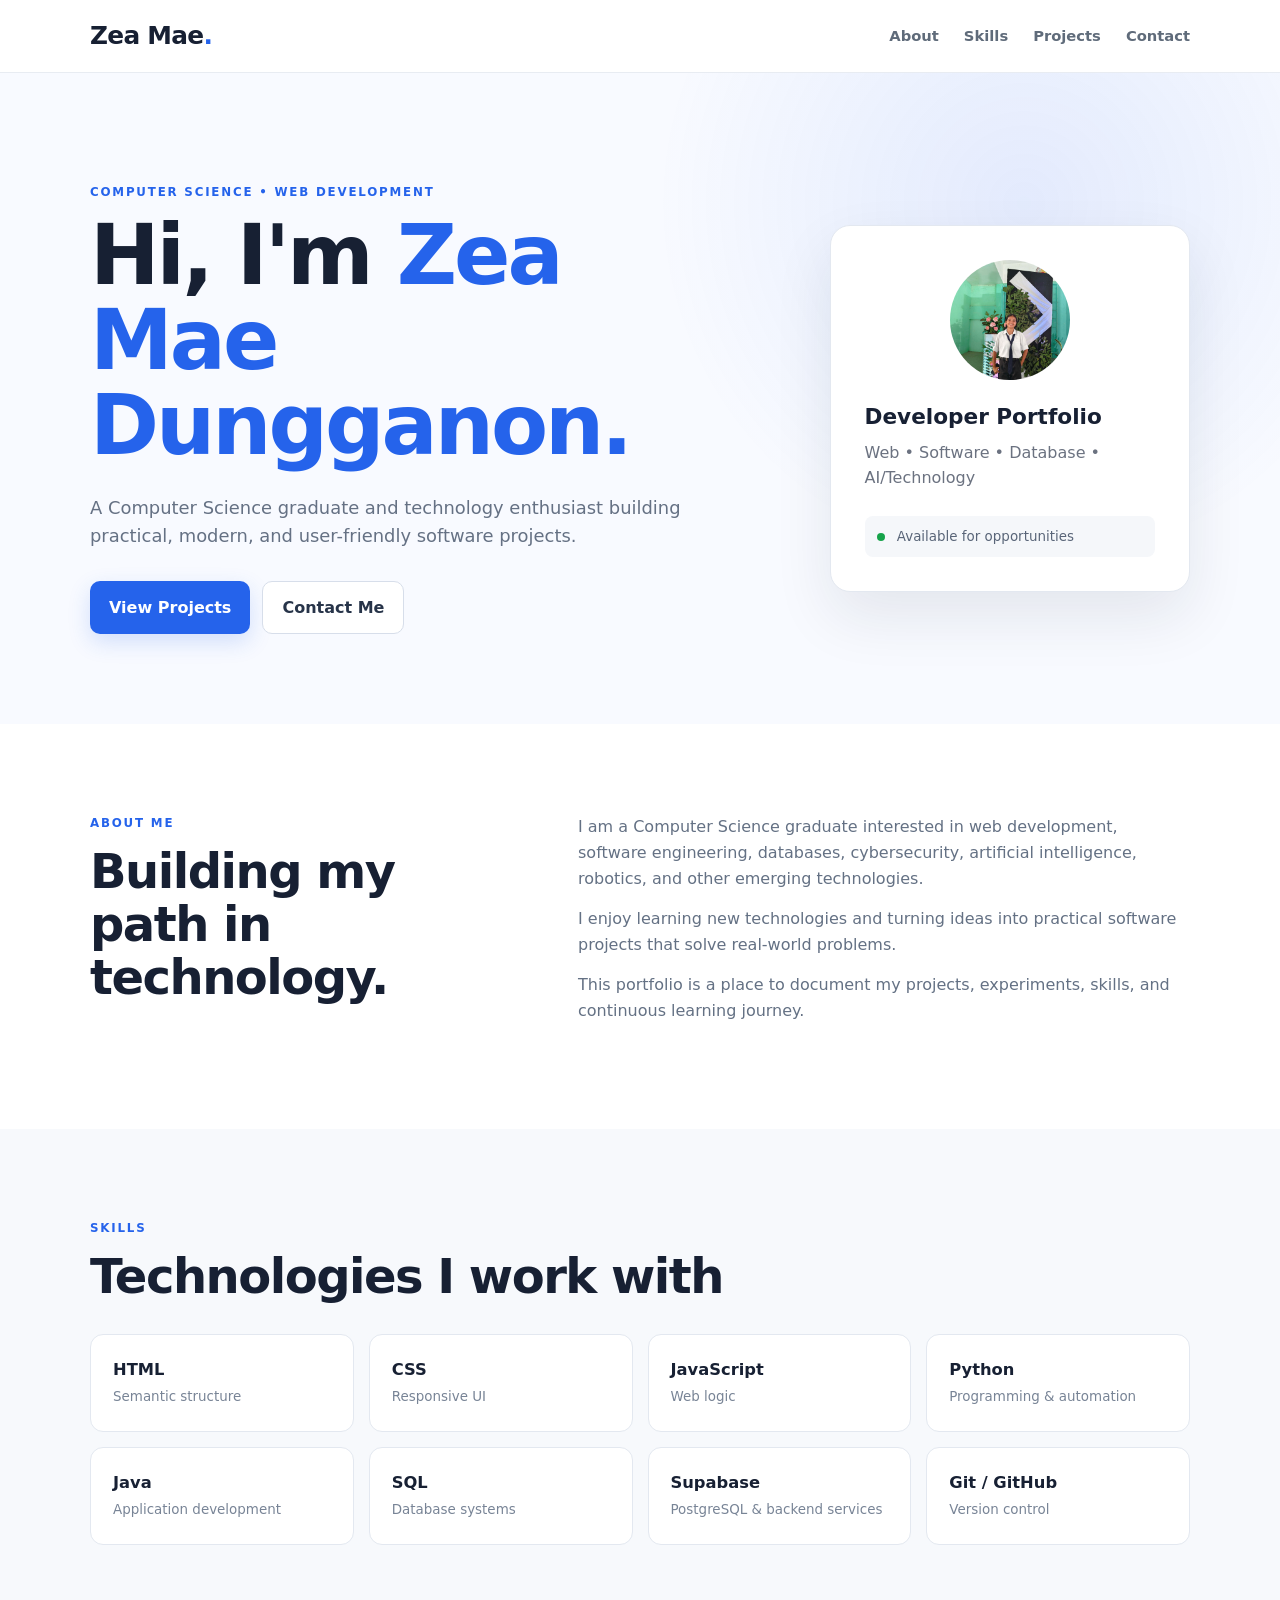
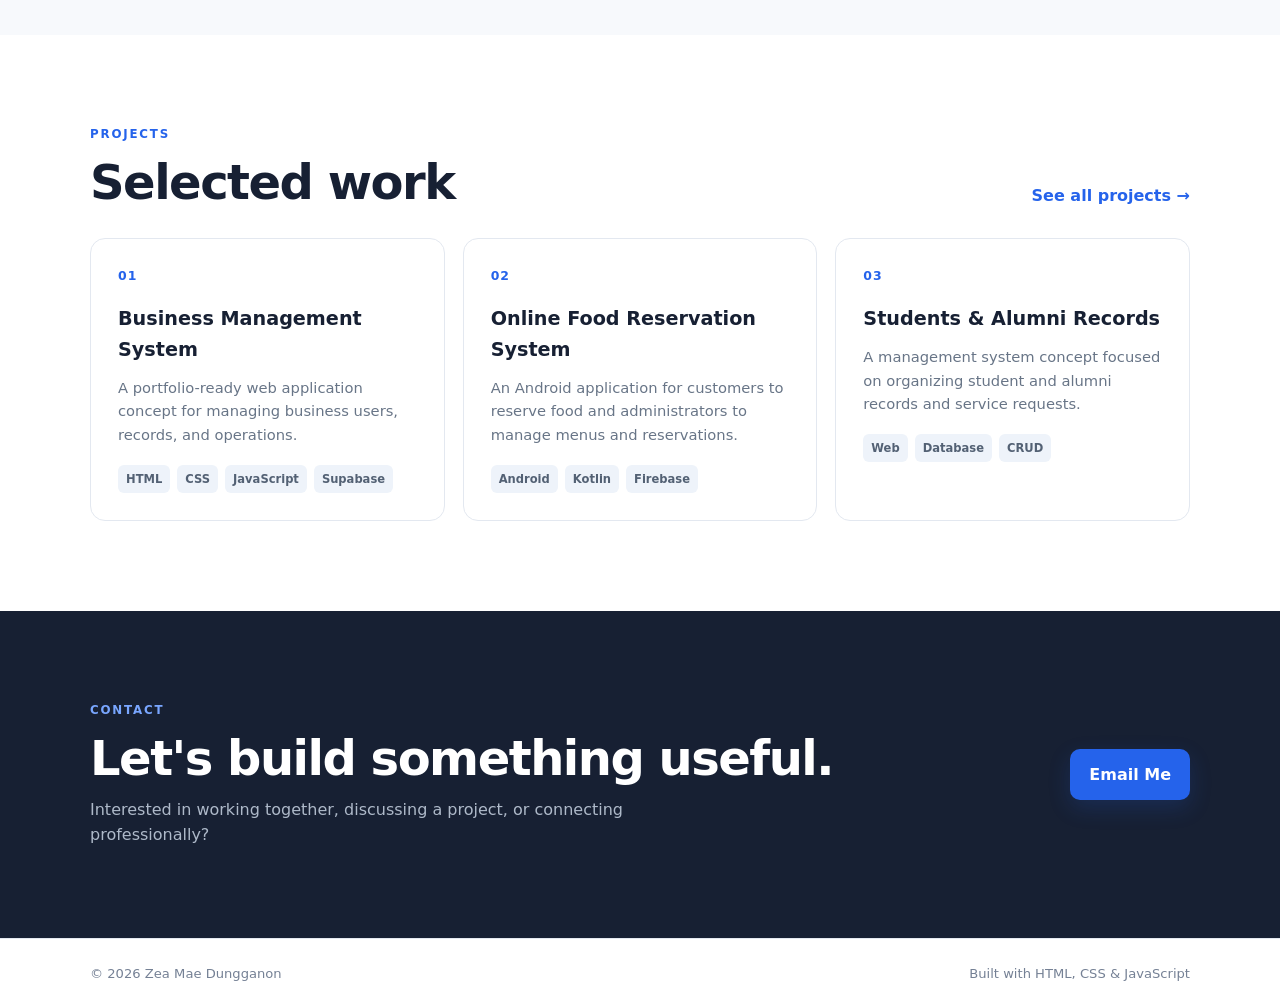
<file: index.html>
<!DOCTYPE html>
<html lang="en">

<head>
    <meta charset="UTF-8">
    <meta name="viewport" content="width=device-width, initial-scale=1.0">

    <meta name="description"
        content="Zea Mae Dungganon — Computer Science graduate, developer, and technology enthusiast.">

    <meta name="author" content="Zea Mae Dungganon">

    <title>Zea Mae Dungganon | Portfolio</title>

    <link rel="stylesheet" href="style.css">
</head>

<body>

    <!-- ================= HEADER ================= -->
    <header class="site-header">

        <nav class="nav container">

            <a class="brand" href="index.html" aria-label="Zea Mae Dungganon home">
                Zea Mae<span>.</span>
            </a>

            <!-- Desktop Navigation -->
            <div class="nav-links" id="navLinks">

                <a href="#about">About</a>
                <a href="#skills">Skills</a>
                <a href="#projects">Projects</a>
                <a href="#contact">Contact</a>

            </div>

            <!-- Mobile Menu Button -->
            <button class="menu-toggle" type="button" aria-label="Open navigation menu" aria-expanded="false"
                aria-controls="navLinks">
                ☰
            </button>

        </nav>

    </header>

    <main>

        <!-- ================= HERO ================= -->
        <section class="hero">

            <div class="container hero-grid">

                <div class="hero-content">

                    <p class="eyebrow">
                        COMPUTER SCIENCE • WEB DEVELOPMENT
                    </p>

                    <h1>
                        Hi, I'm <span>Zea Mae Dungganon.</span>
                    </h1>

                    <p class="hero-text">
                        A Computer Science graduate and technology enthusiast building
                        practical, modern, and user-friendly software projects.
                    </p>

                    <div class="hero-actions">

                        <a class="btn primary" href="#projects">
                            View Projects
                        </a>

                        <a class="btn outline" href="#contact">
                            Contact Me
                        </a>

                    </div>

                </div>

                <div class="hero-card">

                    <div class="avatar">
                        <img src="profile.jpg" alt="Zea Mae Dungganon">
                    </div>

                    <h2>
                        Developer Portfolio
                    </h2>

                    <p>
                        Web • Software • Database • AI/Technology
                    </p>

                    <div class="status">
                        <span></span>
                        Available for opportunities
                    </div>

                </div>

            </div>

        </section>

        <!-- ================= ABOUT ================= -->
        <section id="about" class="section">

            <div class="container two-col">

                <div>

                    <p class="eyebrow">
                        ABOUT ME
                    </p>

                    <h2>
                        Building my path in technology.
                    </h2>

                </div>

                <div class="about-text">

                    <p>
                        I am a Computer Science graduate interested in web development,
                        software engineering, databases, cybersecurity, artificial
                        intelligence, robotics, and other emerging technologies.
                    </p>

                    <p>
                        I enjoy learning new technologies and turning ideas into
                        practical software projects that solve real-world problems.
                    </p>

                    <p>
                        This portfolio is a place to document my projects, experiments,
                        skills, and continuous learning journey.
                    </p>

                </div>

            </div>

        </section>

        <!-- ================= SKILLS ================= -->
        <section id="skills" class="section section-muted">

            <div class="container">

                <p class="eyebrow">
                    SKILLS
                </p>

                <h2>
                    Technologies I work with
                </h2>

                <div class="skill-grid">

                    <div class="skill-card">
                        <strong>HTML</strong>
                        <span>Semantic structure</span>
                    </div>

                    <div class="skill-card">
                        <strong>CSS</strong>
                        <span>Responsive UI</span>
                    </div>

                    <div class="skill-card">
                        <strong>JavaScript</strong>
                        <span>Web logic</span>
                    </div>

                    <div class="skill-card">
                        <strong>Python</strong>
                        <span>Programming & automation</span>
                    </div>

                    <div class="skill-card">
                        <strong>Java</strong>
                        <span>Application development</span>
                    </div>

                    <div class="skill-card">
                        <strong>SQL</strong>
                        <span>Database systems</span>
                    </div>

                    <div class="skill-card">
                        <strong>Supabase</strong>
                        <span>PostgreSQL & backend services</span>
                    </div>

                    <div class="skill-card">
                        <strong>Git / GitHub</strong>
                        <span>Version control</span>
                    </div>

                </div>

            </div>

        </section>

        <!-- ================= PROJECTS ================= -->
        <section id="projects" class="section">

            <div class="container">

                <div class="section-head">

                    <div>

                        <p class="eyebrow">
                            PROJECTS
                        </p>

                        <h2>
                            Selected work
                        </h2>

                    </div>

                    <a class="text-link" href="projects.html">
                        See all projects →
                    </a>

                </div>

                <div class="project-grid">

                    <!-- Project 01 -->
                    <article class="project-card">

                        <div class="project-number">
                            01
                        </div>

                        <h3>
                            Business Management System
                        </h3>

                        <p>
                            A portfolio-ready web application concept for managing
                            business users, records, and operations.
                        </p>

                        <div class="tags">

                            <span>HTML</span>
                            <span>CSS</span>
                            <span>JavaScript</span>
                            <span>Supabase</span>

                        </div>

                    </article>

                    <!-- Project 02 -->
                    <article class="project-card">

                        <div class="project-number">
                            02
                        </div>

                        <h3>
                            Online Food Reservation System
                        </h3>

                        <p>
                            An Android application for customers to reserve food and
                            administrators to manage menus and reservations.
                        </p>

                        <div class="tags">

                            <span>Android</span>
                            <span>Kotlin</span>
                            <span>Firebase</span>

                        </div>

                    </article>

                    <!-- Project 03 -->
                    <article class="project-card">

                        <div class="project-number">
                            03
                        </div>

                        <h3>
                            Students & Alumni Records
                        </h3>

                        <p>
                            A management system concept focused on organizing student
                            and alumni records and service requests.
                        </p>

                        <div class="tags">

                            <span>Web</span>
                            <span>Database</span>
                            <span>CRUD</span>

                        </div>

                    </article>

                </div>

            </div>

        </section>

        <!-- ================= CONTACT ================= -->
        <section id="contact" class="section contact-section">

            <div class="container contact-card">

                <div>

                    <p class="eyebrow">
                        CONTACT
                    </p>

                    <h2>
                        Let's build something useful.
                    </h2>

                    <p>
                        Interested in working together, discussing a project,
                        or connecting professionally?
                    </p>

                </div>

                <a class="btn primary" href="mailto:zeadungganon@gmail.com">
                    Email Me
                </a>

            </div>

        </section>

    </main>

    <!-- ================= FOOTER ================= -->
    <footer class="footer">

        <div class="container footer-inner">

            <span>
                © <span id="year"></span> Zea Mae Dungganon
            </span>

            <span>
                Built with HTML, CSS & JavaScript
            </span>

        </div>

    </footer>

    <script src="script.js"></script>

</body>

</html>
</file>
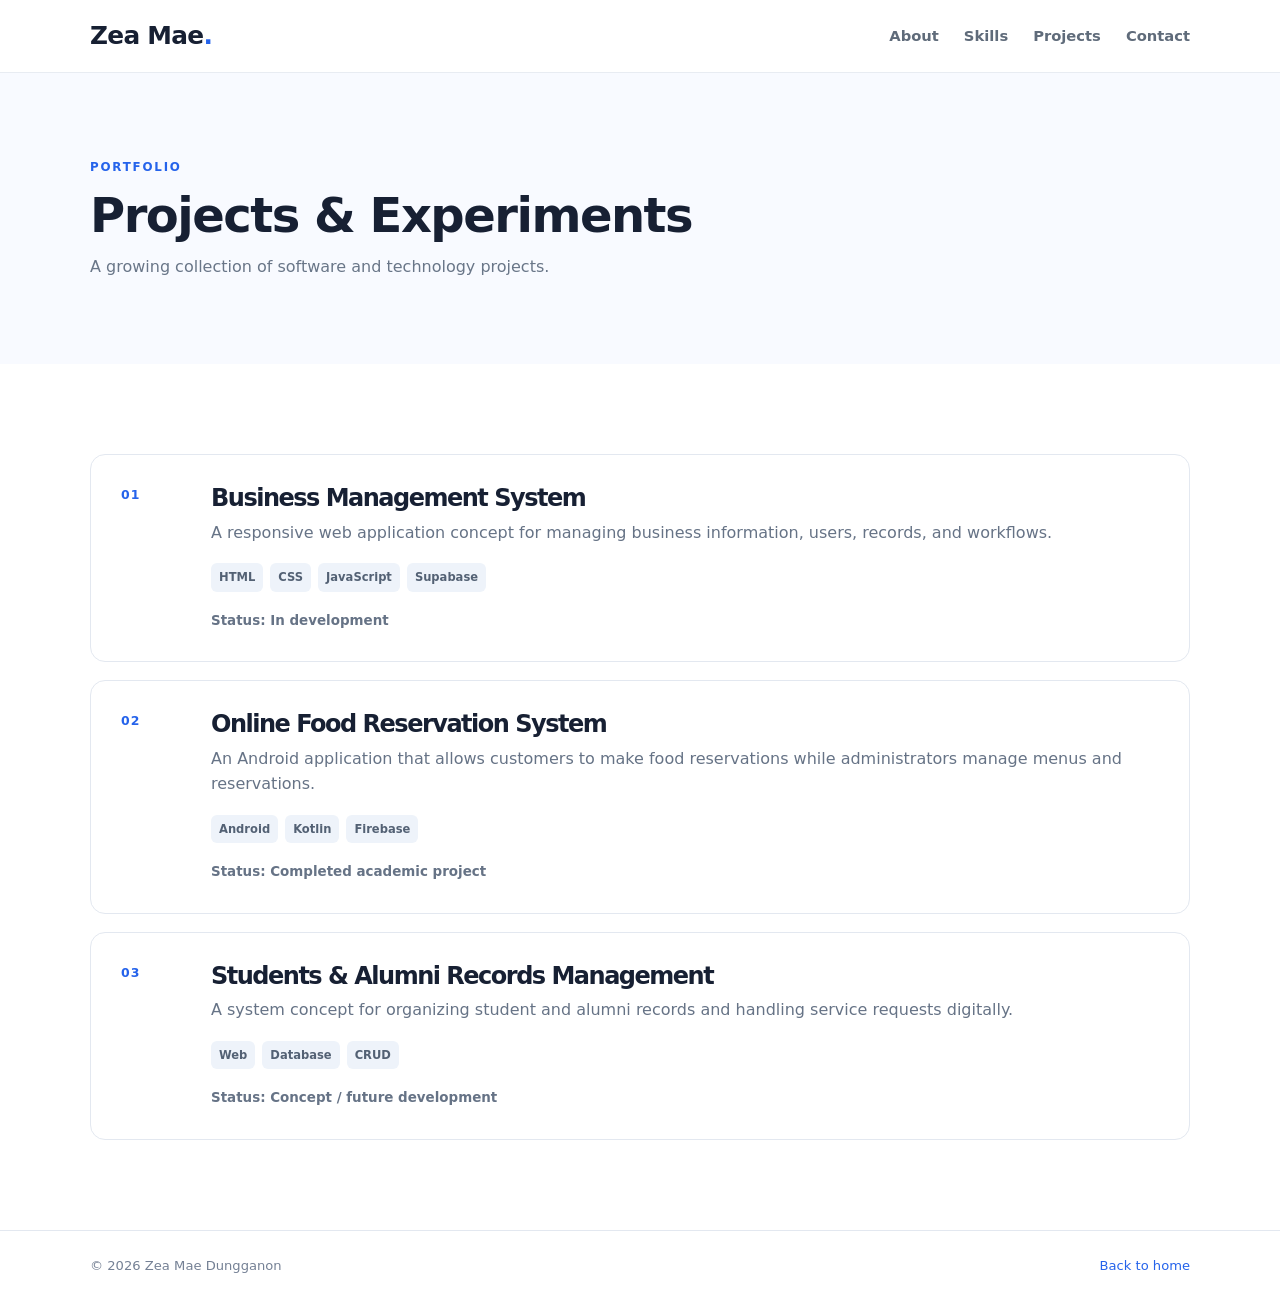
<file: projects.html>
<!DOCTYPE html>
<html lang="en">
<head>

    <meta charset="UTF-8">
    <meta name="viewport" content="width=device-width, initial-scale=1.0">

    <meta
        name="description"
        content="Projects and experiments by Zea Mae Dungganon, Computer Science graduate and developer."
    >

    <meta name="author" content="Zea Mae Dungganon">

    <title>Projects | Zea Mae Dungganon</title>

    <link rel="stylesheet" href="style.css">

</head>

<body>

    <!-- ================= HEADER ================= -->
    <header class="site-header">

        <nav class="nav container">

            <a
                class="brand"
                href="index.html"
                aria-label="Zea Mae Dungganon home"
            >
                Zea Mae<span>.</span>
            </a>

            <!-- Desktop Navigation -->
            <div class="nav-links" id="navLinks">

                <a href="index.html#about">
                    About
                </a>

                <a href="index.html#skills">
                    Skills
                </a>

                <a href="index.html#projects">
                    Projects
                </a>

                <a href="index.html#contact">
                    Contact
                </a>

            </div>

            <!-- Mobile Menu Button -->
            <button
                class="menu-toggle"
                type="button"
                aria-label="Open navigation menu"
                aria-expanded="false"
                aria-controls="navLinks"
            >
                ☰
            </button>

        </nav>

    </header>

    <main>

        <!-- ================= PAGE HERO ================= -->
        <section class="page-hero">

            <div class="container">

                <p class="eyebrow">
                    PORTFOLIO
                </p>

                <h1>
                    Projects & Experiments
                </h1>

                <p>
                    A growing collection of software and technology projects.
                </p>

            </div>

        </section>

        <!-- ================= PROJECT LIST ================= -->
        <section class="section">

            <div class="container project-list">

                <!-- Project 01 -->
                <article class="project-detail">

                    <div class="project-number">
                        01
                    </div>

                    <div>

                        <h2>
                            Business Management System
                        </h2>

                        <p>
                            A responsive web application concept for managing
                            business information, users, records, and workflows.
                        </p>

                        <div class="tags">

                            <span>HTML</span>
                            <span>CSS</span>
                            <span>JavaScript</span>
                            <span>Supabase</span>

                        </div>

                        <p class="project-status">
                            Status: In development
                        </p>

                    </div>

                </article>

                <!-- Project 02 -->
                <article class="project-detail">

                    <div class="project-number">
                        02
                    </div>

                    <div>

                        <h2>
                            Online Food Reservation System
                        </h2>

                        <p>
                            An Android application that allows customers to make
                            food reservations while administrators manage menus
                            and reservations.
                        </p>

                        <div class="tags">

                            <span>Android</span>
                            <span>Kotlin</span>
                            <span>Firebase</span>

                        </div>

                        <p class="project-status">
                            Status: Completed academic project
                        </p>

                    </div>

                </article>

                <!-- Project 03 -->
                <article class="project-detail">

                    <div class="project-number">
                        03
                    </div>

                    <div>

                        <h2>
                            Students & Alumni Records Management
                        </h2>

                        <p>
                            A system concept for organizing student and alumni
                            records and handling service requests digitally.
                        </p>

                        <div class="tags">

                            <span>Web</span>
                            <span>Database</span>
                            <span>CRUD</span>

                        </div>

                        <p class="project-status">
                            Status: Concept / future development
                        </p>

                    </div>

                </article>

            </div>

        </section>

    </main>

    <!-- ================= FOOTER ================= -->
    <footer class="footer">

        <div class="container footer-inner">

            <span>
                © <span id="year"></span> Zea Mae Dungganon
            </span>

            <a href="index.html">
                Back to home
            </a>

        </div>

    </footer>

    <script src="script.js"></script>

</body>
</html>
</file>
<file: style.css>
* {
  margin: 0;
  padding: 0;
  box-sizing: border-box;
}

/* =========================================================
   BASE
========================================================= */

html {
  scroll-behavior: smooth;
  scroll-padding-top: 90px;
}

body {
  font-family:
    Inter,
    ui-sans-serif,
    system-ui,
    -apple-system,
    BlinkMacSystemFont,
    "Segoe UI",
    sans-serif;

  color: #172033;
  background: #ffffff;
  line-height: 1.6;
}

a {
  color: inherit;
}

button,
input,
textarea {
  font: inherit;
}

button {
  cursor: pointer;
}

.container {
  width: min(1100px, 92%);
  margin: 0 auto;
}

/* =========================================================
   HEADER / NAVIGATION
========================================================= */

.site-header {
  background: rgba(255, 255, 255, 0.94);
  backdrop-filter: blur(12px);

  border-bottom: 1px solid #e8ecf2;

  position: sticky;
  top: 0;

  z-index: 100;
}

.nav {
  min-height: 72px;

  display: flex;
  align-items: center;
  justify-content: space-between;

  gap: 20px;

  position: relative;
}

.brand {
  text-decoration: none;

  font-size: 1.55rem;
  font-weight: 800;

  letter-spacing: -0.7px;

  white-space: nowrap;
}

.brand span {
  color: #2563eb;
}

/* Desktop navigation */

.nav-links {
  display: flex;
  align-items: center;

  gap: 25px;
}

.nav-links a {
  text-decoration: none;

  color: #5f6b7a;

  font-size: 0.92rem;
  font-weight: 600;

  transition: color 0.2s ease;
}

.nav-links a:hover {
  color: #2563eb;
}

/* Mobile menu button */

.menu-toggle {
  display: none;

  border: 0;
  background: transparent;

  color: #172033;

  font-size: 1.6rem;

  line-height: 1;

  padding: 8px;

  border-radius: 8px;
}

.menu-toggle:hover {
  background: #f1f5f9;
}

/* =========================================================
   HERO
========================================================= */

.hero {
  padding: 110px 0 90px;

  background:
    radial-gradient(
      circle at 80% 20%,
      rgba(37, 99, 235, 0.10),
      transparent 32%
    ),
    #f8faff;
}

.hero-grid {
  display: grid;

  grid-template-columns: 1.3fr 0.7fr;

  gap: 70px;

  align-items: center;
}

.eyebrow {
  color: #2563eb;

  font-size: 0.74rem;
  font-weight: 800;

  letter-spacing: 1.8px;

  margin-bottom: 12px;
}

.hero h1 {
  font-size: clamp(2.8rem, 7vw, 5.2rem);

  line-height: 1.02;

  letter-spacing: -3px;

  max-width: 800px;
}

.hero h1 span {
  color: #2563eb;
}

.hero-text {
  max-width: 650px;

  color: #657184;

  font-size: 1.12rem;

  margin: 25px 0 30px;
}

/* =========================================================
   BUTTONS
========================================================= */

.hero-actions {
  display: flex;

  gap: 12px;

  flex-wrap: wrap;
}

.btn {
  display: inline-flex;

  justify-content: center;
  align-items: center;

  text-decoration: none;

  border: 0;
  border-radius: 10px;

  padding: 13px 19px;

  font-weight: 750;

  cursor: pointer;

  transition:
    transform 0.2s ease,
    background 0.2s ease,
    box-shadow 0.2s ease;
}

.btn:hover {
  transform: translateY(-2px);
}

.primary {
  background: #2563eb;

  color: #ffffff;

  box-shadow:
    0 8px 22px rgba(37, 99, 235, 0.18);
}

.primary:hover {
  background: #1d4ed8;
}

.outline {
  border: 1px solid #d7deea;

  background: #ffffff;

  color: #273449;
}

.outline:hover {
  background: #f8fafc;
}

/* =========================================================
   HERO CARD
========================================================= */

.hero-card {
  background: #ffffff;

  border: 1px solid #e3e8f0;

  border-radius: 20px;

  padding: 34px;

  box-shadow:
    0 25px 60px rgba(20, 32, 55, 0.09);
}

.avatar {
  width: 120px;
  height: 120px;

  border-radius: 50%;
  overflow: hidden;

  margin: 0 auto 20px;
}

.avatar img {
  width: 100%;
  height: 100%;

  object-fit: cover;

  display: block;
}

.hero-card h2 {
  font-size: 1.35rem;

  margin-bottom: 5px;
}

.hero-card p {
  color: #6b7280;
}

.status {
  margin-top: 25px;

  padding: 10px 12px;

  border-radius: 8px;

  background: #f5f7fa;

  color: #596578;

  font-size: 0.84rem;
}

.status span {
  display: inline-block;

  width: 8px;
  height: 8px;

  border-radius: 50%;

  background: #16a34a;

  margin-right: 8px;
}

/* =========================================================
   SECTIONS
========================================================= */

.section {
  padding: 90px 0;
}

.section-muted {
  background: #f7f9fc;
}

.section h2,
.page-hero h1 {
  font-size: clamp(2rem, 4vw, 3rem);

  line-height: 1.1;

  letter-spacing: -1.5px;
}

/* =========================================================
   ABOUT
========================================================= */

.two-col {
  display: grid;

  grid-template-columns: 0.8fr 1.2fr;

  gap: 80px;
}

.about-text p {
  color: #647184;

  margin-bottom: 15px;
}

/* =========================================================
   SKILLS
========================================================= */

.skill-grid {
  display: grid;

  grid-template-columns: repeat(4, 1fr);

  gap: 15px;

  margin-top: 32px;
}

.skill-card {
  padding: 22px;

  background: #ffffff;

  border: 1px solid #e3e8f0;

  border-radius: 13px;

  transition:
    transform 0.2s ease,
    box-shadow 0.2s ease;
}

.skill-card:hover {
  transform: translateY(-3px);

  box-shadow:
    0 12px 25px rgba(20, 32, 55, 0.07);
}

.skill-card strong {
  display: block;

  font-size: 1.02rem;
}

.skill-card span {
  color: #788496;

  font-size: 0.84rem;
}

/* =========================================================
   PROJECTS
========================================================= */

.section-head {
  display: flex;

  justify-content: space-between;
  align-items: end;

  gap: 25px;

  margin-bottom: 30px;
}

.text-link {
  color: #2563eb;

  text-decoration: none;

  font-weight: 700;

  white-space: nowrap;
}

.text-link:hover {
  text-decoration: underline;
}

.project-grid {
  display: grid;

  grid-template-columns: repeat(3, 1fr);

  gap: 18px;
}

.project-card {
  border: 1px solid #e3e8f0;

  border-radius: 15px;

  padding: 27px;

  background: #ffffff;

  transition:
    transform 0.2s ease,
    box-shadow 0.2s ease;
}

.project-card:hover {
  transform: translateY(-4px);

  box-shadow:
    0 18px 35px rgba(20, 32, 55, 0.08);
}

.project-number {
  color: #2563eb;

  font-weight: 800;

  font-size: 0.78rem;

  letter-spacing: 1px;

  margin-bottom: 18px;
}

.project-card h3 {
  font-size: 1.2rem;

  margin-bottom: 10px;
}

.project-card p {
  color: #687587;

  font-size: 0.92rem;
}

/* =========================================================
   TAGS
========================================================= */

.tags {
  display: flex;

  flex-wrap: wrap;

  gap: 7px;

  margin-top: 18px;
}

.tags span {
  font-size: 0.72rem;

  padding: 5px 8px;

  background: #eef3fa;

  border-radius: 6px;

  color: #536174;

  font-weight: 700;
}

/* =========================================================
   CONTACT
========================================================= */

.contact-section {
  background: #172033;

  color: #ffffff;
}

.contact-card {
  display: flex;

  justify-content: space-between;
  align-items: center;

  gap: 30px;
}

.contact-card p:not(.eyebrow) {
  color: #aeb9c9;

  margin-top: 12px;

  max-width: 650px;
}

.contact-section .eyebrow {
  color: #79a6ff;
}

/* =========================================================
   FOOTER
========================================================= */

.footer {
  border-top: 1px solid #e3e8f0;

  padding: 24px 0;

  color: #758195;

  font-size: 0.82rem;
}

.footer-inner {
  display: flex;

  justify-content: space-between;

  gap: 20px;
}

.footer a {
  color: #2563eb;

  text-decoration: none;
}

.footer a:hover {
  text-decoration: underline;
}

/* =========================================================
   PROJECTS PAGE
========================================================= */

.page-hero {
  padding: 85px 0;

  background: #f8faff;
}

.page-hero p:last-child {
  color: #697688;

  margin-top: 12px;
}

.project-list {
  display: grid;

  gap: 18px;
}

.project-detail {
  display: grid;

  grid-template-columns: 70px 1fr;

  gap: 20px;

  padding: 30px;

  border: 1px solid #e3e8f0;

  border-radius: 15px;

  background: #ffffff;
}

.project-detail h2 {
  font-size: 1.5rem;

  margin-bottom: 8px;
}

.project-detail p {
  color: #667386;
}

.project-status {
  font-size: 0.84rem;

  margin-top: 18px;

  font-weight: 700;
}

/* =========================================================
   FOCUS ACCESSIBILITY
========================================================= */

button:focus-visible,
a:focus-visible {
  outline: 3px solid rgba(37, 99, 235, 0.25);

  outline-offset: 3px;
}

/* =========================================================
   TABLET
========================================================= */

@media (max-width: 900px) {
  .hero-grid {
    grid-template-columns: 1fr;

    gap: 45px;
  }

  .hero-card {
    max-width: 600px;
  }

  .two-col {
    grid-template-columns: 1fr;

    gap: 40px;
  }

  .skill-grid {
    grid-template-columns: repeat(2, 1fr);
  }

  .project-grid {
    grid-template-columns: repeat(2, 1fr);
  }
}

/* =========================================================
   MOBILE NAVIGATION
========================================================= */

@media (max-width: 800px) {
  .nav {
    min-height: 68px;
  }

  .menu-toggle {
    display: block;
  }

  .nav-links {
    display: none;

    position: absolute;

    top: 68px;

    left: 0;
    right: 0;

    flex-direction: column;

    align-items: stretch;

    gap: 0;

    background: #ffffff;

    border-bottom: 1px solid #e5e7eb;

    box-shadow:
      0 12px 25px rgba(15, 23, 42, 0.08);

    padding: 10px 4%;
  }

  .nav-links.open {
    display: flex;
  }

  .nav-links a {
    padding: 14px 0;

    border-bottom: 1px solid #f1f5f9;
  }

  .nav-links a:last-child {
    border-bottom: 0;
  }

  .contact-card {
    flex-direction: column;

    align-items: flex-start;
  }

  .section-head {
    align-items: flex-start;

    flex-direction: column;
  }
}

/* =========================================================
   SMALL TABLETS / LARGE PHONES
========================================================= */

@media (max-width: 650px) {
  .hero {
    padding: 80px 0 65px;
  }

  .hero h1 {
    letter-spacing: -2px;
  }

  .hero-card {
    padding: 28px;
  }

  .section {
    padding: 70px 0;
  }

  .project-grid {
    grid-template-columns: 1fr;
  }

  .project-detail {
    grid-template-columns: 1fr;

    gap: 5px;
  }
}

/* =========================================================
   SMALL PHONES
========================================================= */

@media (max-width: 520px) {
  .container {
    width: min(92%, 1100px);
  }

  .hero {
    padding: 70px 0 55px;
  }

  .hero h1 {
    font-size: clamp(2.5rem, 13vw, 3.5rem);

    letter-spacing: -2px;
  }

  .hero-text {
    font-size: 1rem;
  }

  .hero-actions {
    flex-direction: column;

    align-items: stretch;
  }

  .btn {
    width: 100%;
  }

  .skill-grid {
    grid-template-columns: 1fr;
  }

  .section {
    padding: 60px 0;
  }

  .section h2,
  .page-hero h1 {
    font-size: 2rem;
  }

  .project-card {
    padding: 23px;
  }

  .project-detail {
    padding: 23px;
  }

  .footer-inner {
    flex-direction: column;

    align-items: flex-start;
  }

  .page-hero {
    padding: 65px 0;
  }
}

/* =========================================================
   VERY SMALL PHONES
========================================================= */

@media (max-width: 360px) {
  .brand {
    font-size: 1.35rem;
  }

  .hero h1 {
    font-size: 2.35rem;
  }

  .hero-card {
    padding: 23px;
  }

  .avatar {
    width: 75px;
    height: 75px;
  }
}
</file>
